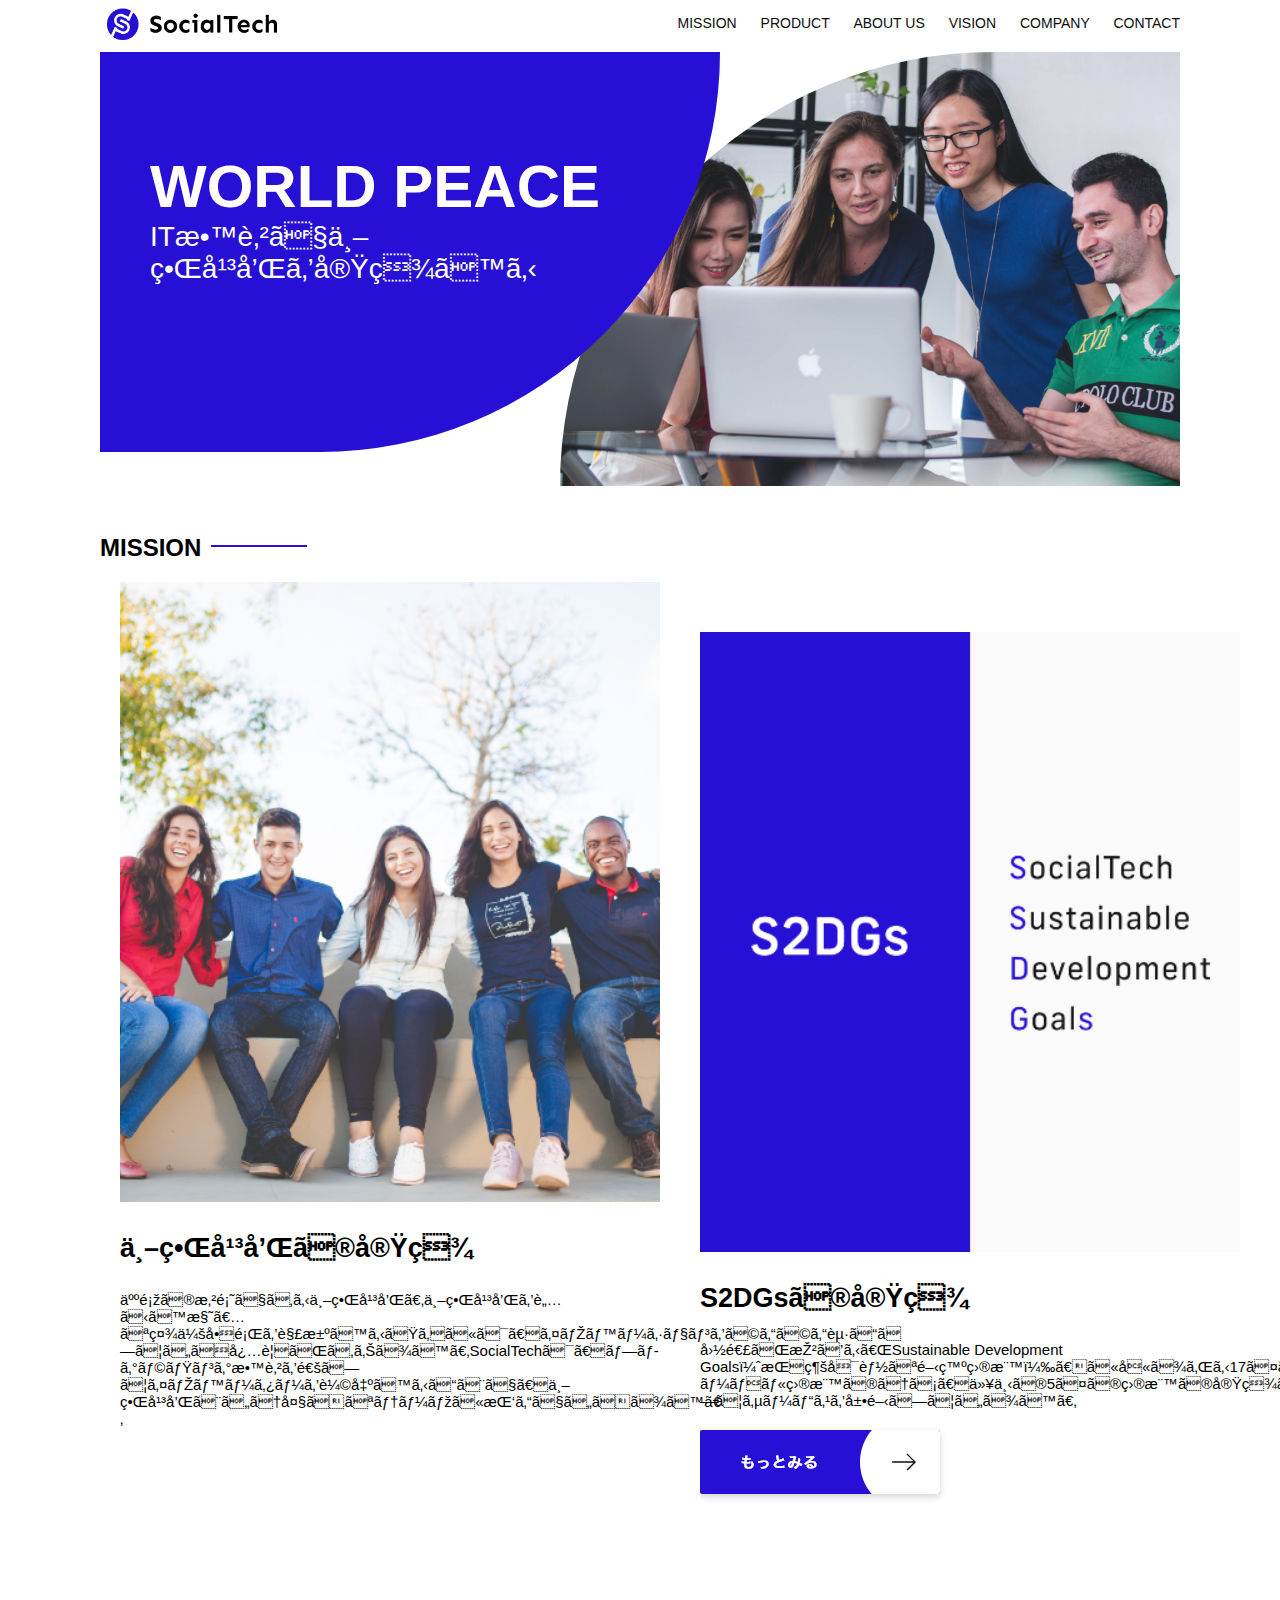
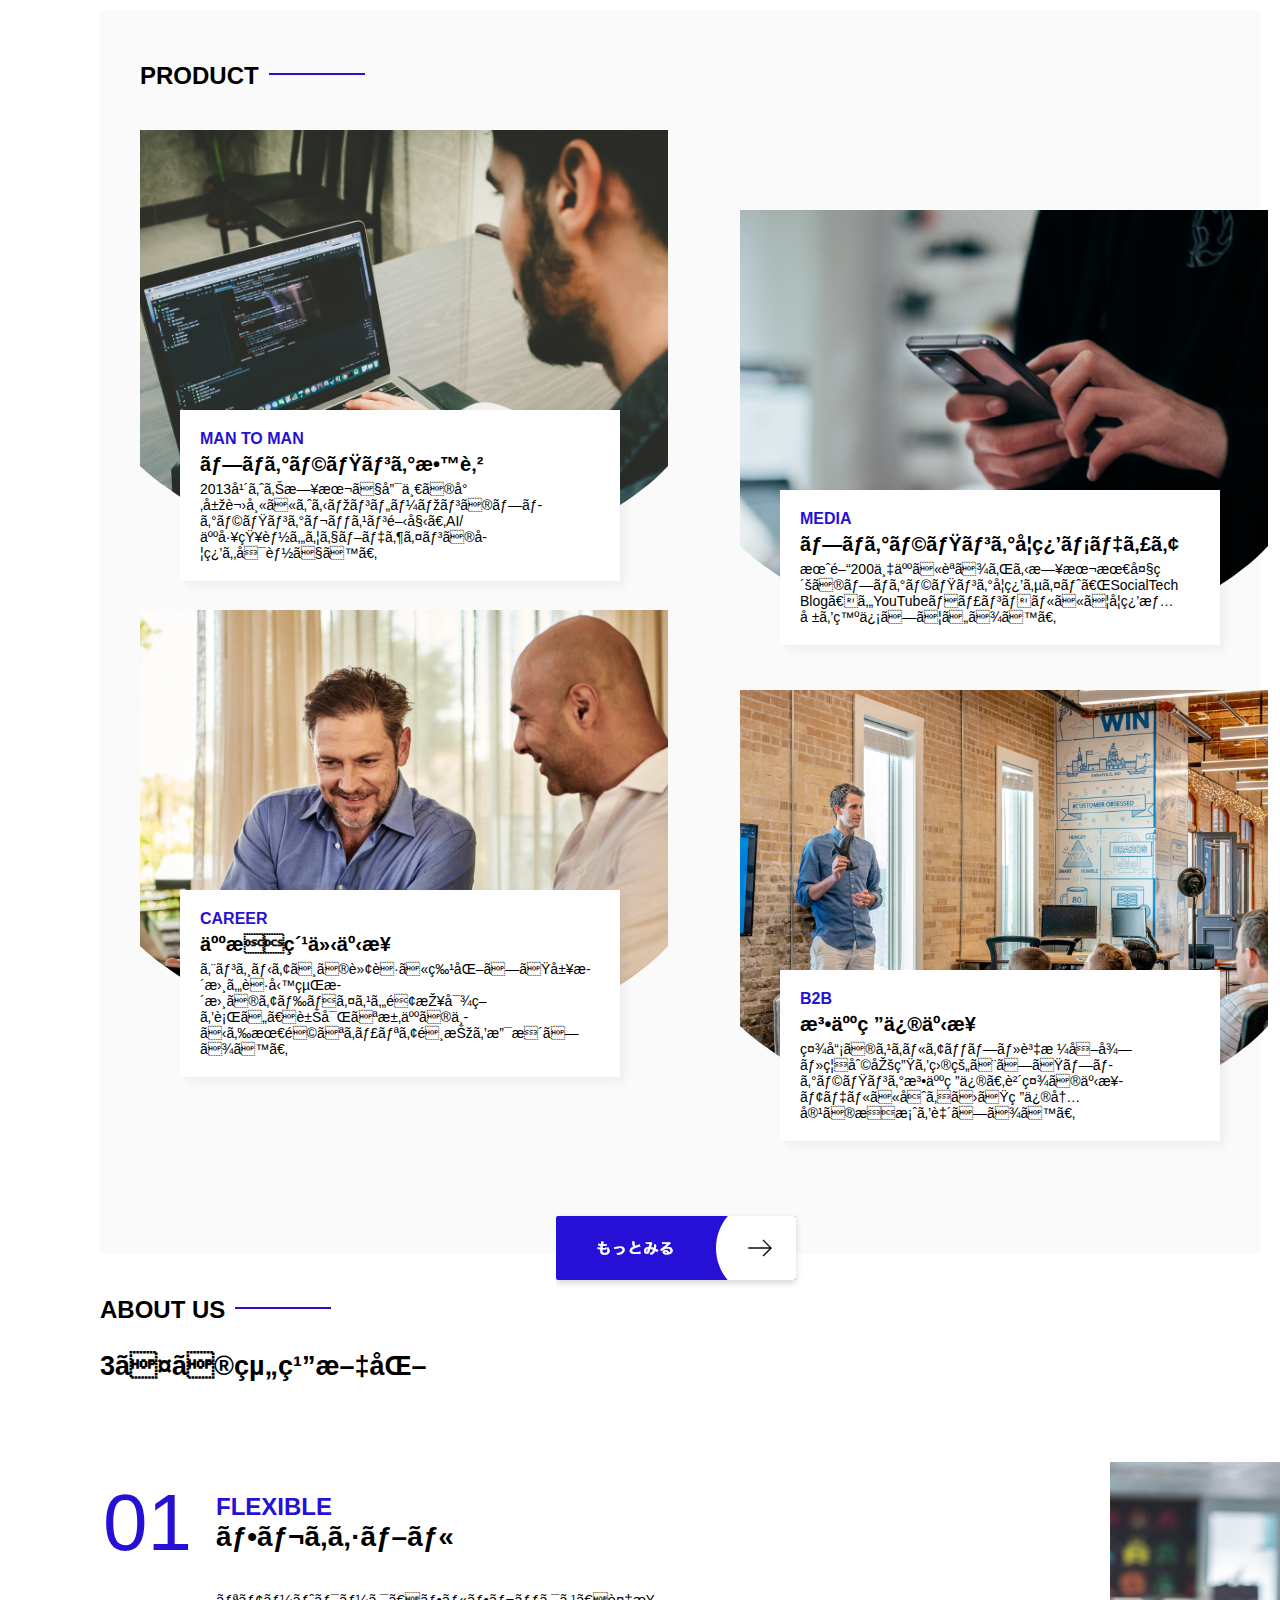
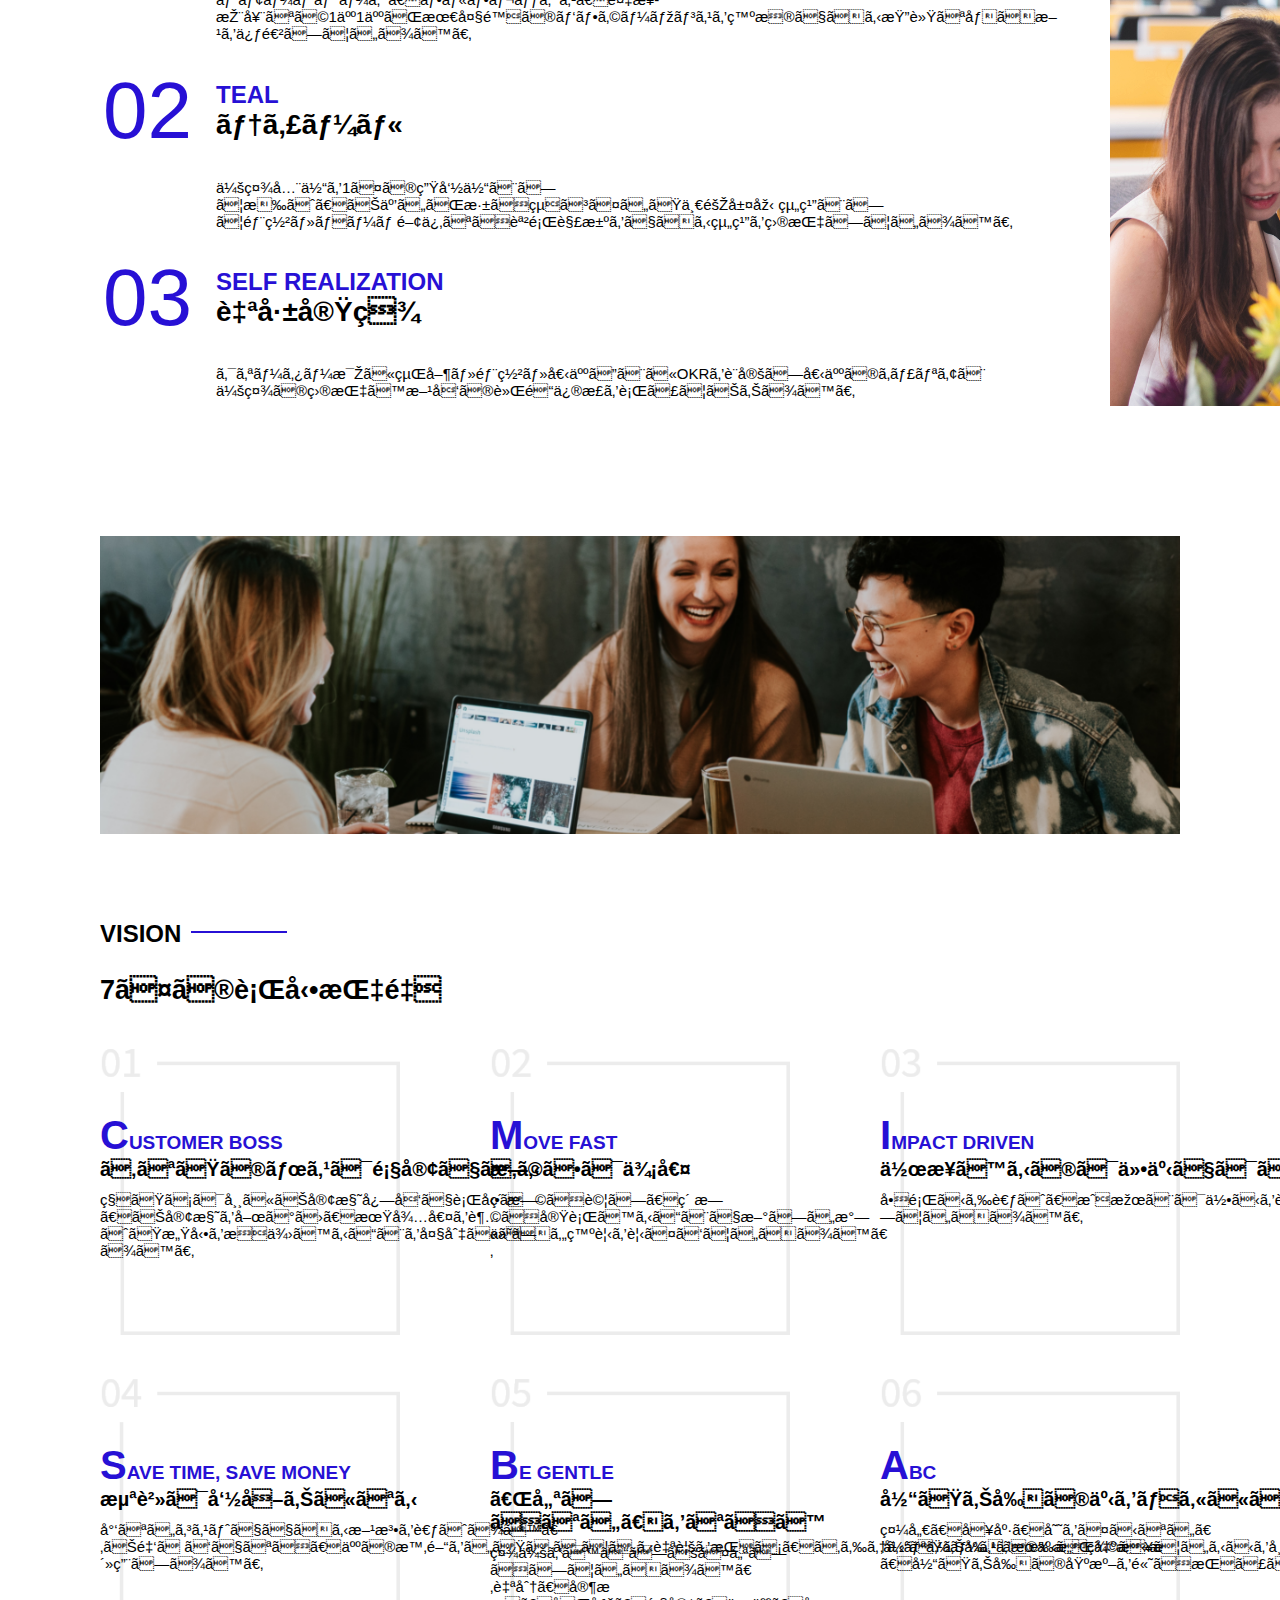
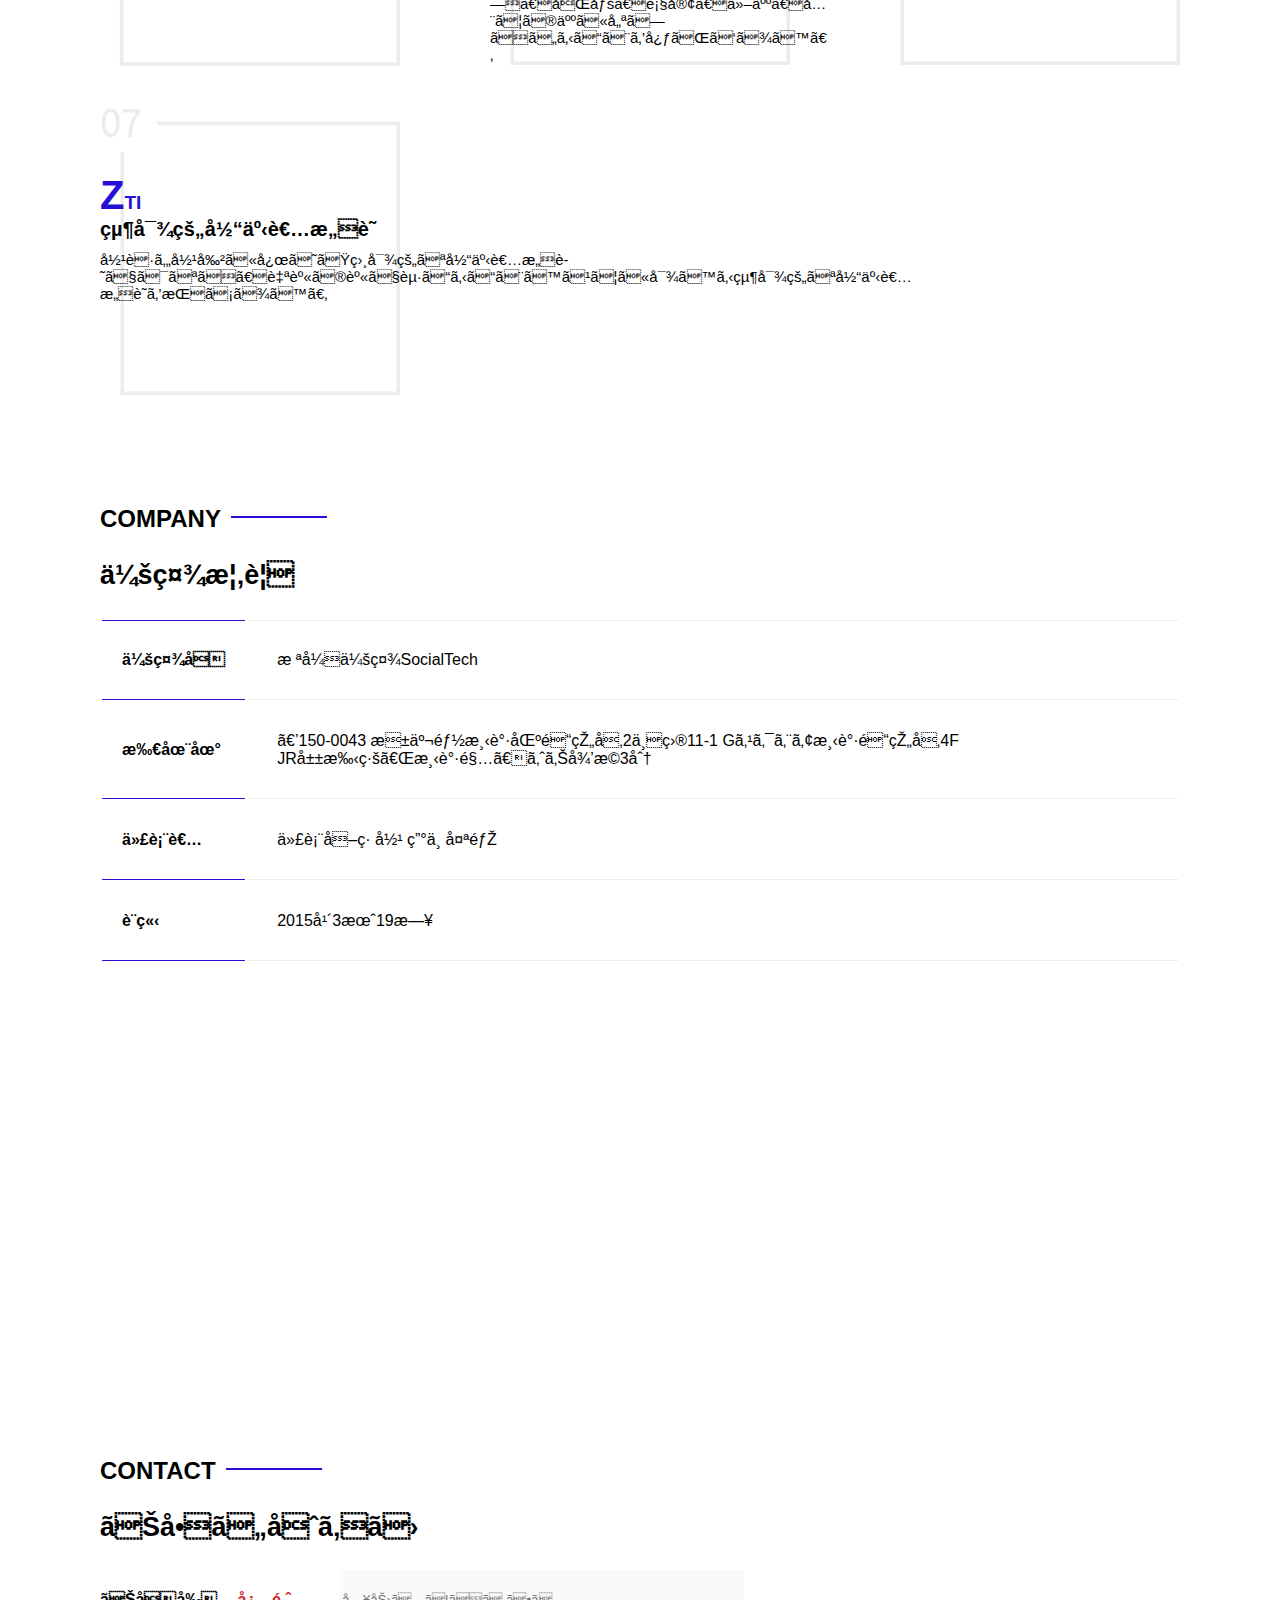
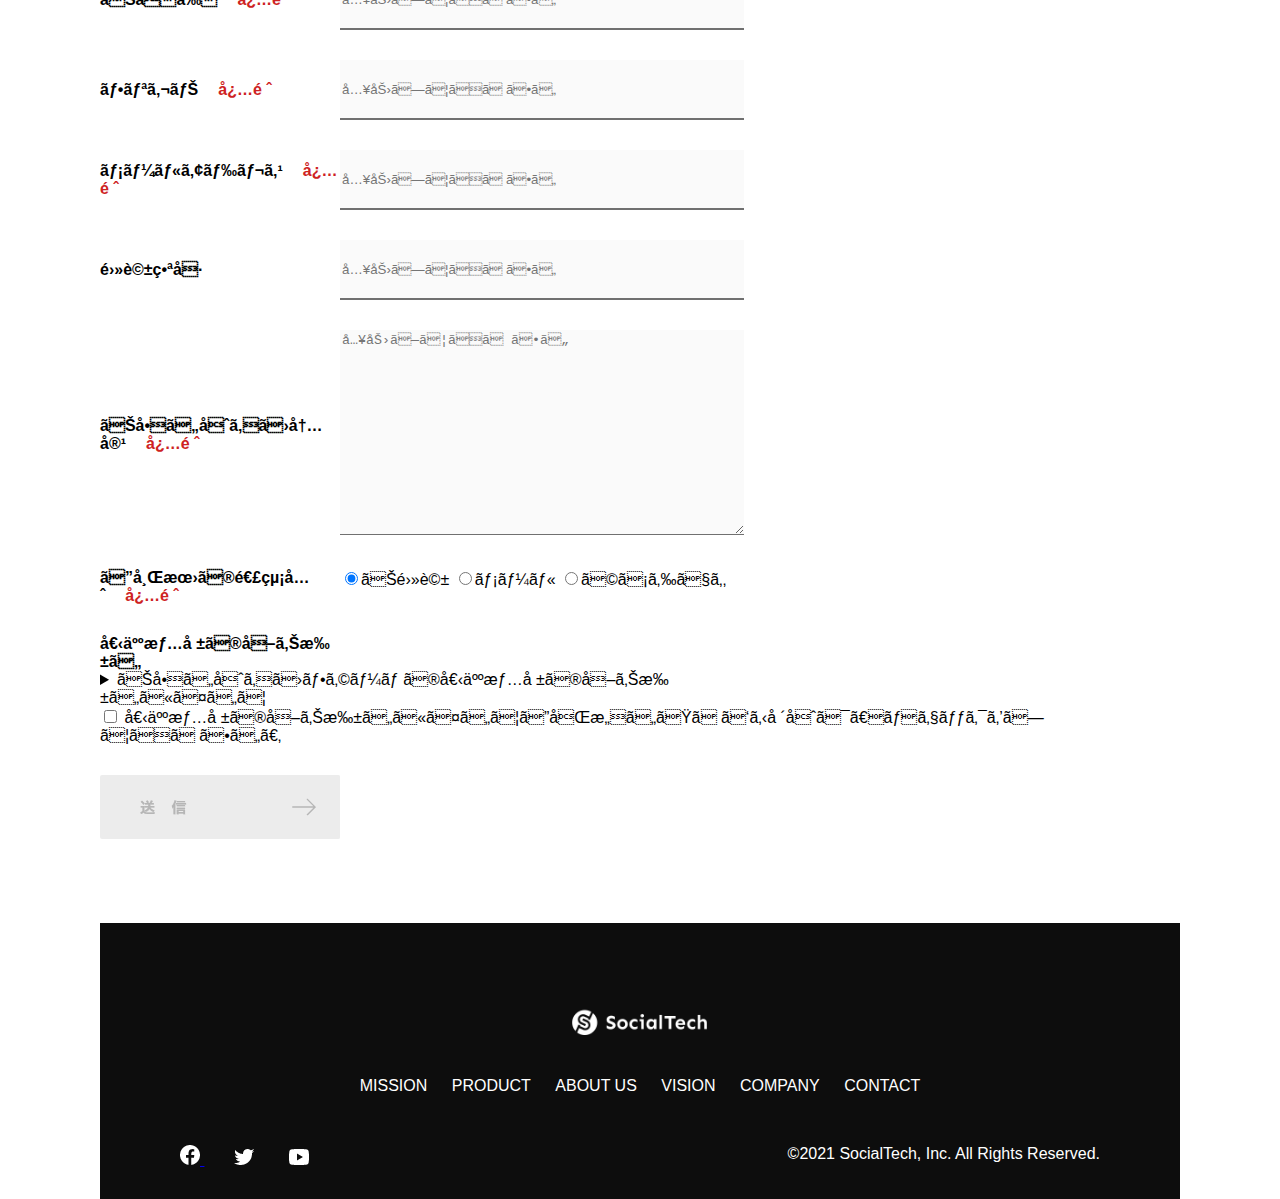
<file: index.html>
<!DOCTYPE html>
<html>
    <head>
        <title>SocialTech</title>
        <meta charset="UFT-8">
        <meta name="description" content="SocialTechはEdTech業界のリーディングカンパニーを目指します。">
        <meta name="viewport" content="width=device-width, initial-scale=1.0">
        <link rel="stylesheet" href="style.css">
    </head>
    <body>
        <!-- ヘッダー -->
        <header>
            <!-- ロゴ -->
            <a href="index.html" id="logo"><img src="images/logo.png" alt="トップページに戻る"></a>

            <!-- PC用ナビゲーション -->
            <nav id="nav-pc">
                <a href="mission.html">MISSION</a>
                <a href="product.html">PRODUCT</a>
                <a href="index.html#aboutus">ABOUT US</a>
                <a href="index.html#vision">VISION</a>
                <a href="index.html#company">COMPANY</a>
                <a href="index.html#contact">CONTACT</a>
            </nav>
            <!-- スマホ用メニューボタン -->
            <img id="menu-sp" src="images/button-menu.png" alt="ナビゲーションを開く" onclick="document.getElementById('nav-sp').style.display = 'block'">

            <!-- スマホ用ナビゲーション -->
     <nav id="nav-sp">
        <img id="close" src="images/button-close.png" alt="ナビゲーションを閉じる" onclick="document.getElementById('nav-sp').style.display = 'none'">
        <a id="logo-sp" href="index.html" onclick="document.getElementById('nav-sp').style.display = 'none'"><img src="images/logo-sp.png" alt="トップページに戻る"></a>
        <a class="menu" href="mission.html" onclick="document.getElementById('nav-sp').style.display = 'none'">MISSION</a>
        <a class="menu" href="product.html" onclick="document.getElementById('nav-sp').style.display = 'none'">PRODUCT</a>
        <a class="menu" href="index.html#aboutus" onclick="document.getElementById('nav-sp').style.display = 'none'">ABOUTUS</a>
        <a class="menu" href="index.html#vision" onclick="document.getElementById('nav-sp').style.display = 'none'">VISION</a>
        <a class="menu" href="index.html#company" onclick="document.getElementById('nav-sp').style.display = 'none'">COMPANY</a>
        <a class="menu" href="index.html#contact" onclick="document.getElementById('nav-sp').style.display = 'none'">CONTACT</a>
        <div id="sns">
          <a href="https://www.facebook.com/sejuku2013"><img src="images/button-facebook.png" alt="Facebookのリンク"></a>
          <a href="https://twitter.com/samuraijuku"><img src="images/button-twitter.png" alt="Twitterのリンク"></a>
          <a href="https://www.youtube.com/channel/UCCFOQO5aDK0xXam4cUQXT8g"><img src="images/button-youtube.png" alt="YouTubeのリンク"></a>
        </div>
      </nav>
        </header>
            </nav>
        </header>
        <main>
            <article>
                <!-- メインビジュアル -->
                <section id="main-visual">
                    <div id="main-message">
                        <h1>WORLD PEACE</h1>
                        <p>IT教育で世界平和を実現する</p>
                    </div>
                    <img src="images/index/index-main.png" alt="PC周りに集まる多国籍の仲間たち">
                </section>
                <!--ミッション-->
                <section id="mission">
                    <h2 class="index-h2">MISSION</h2>
                    <div id="mission-flex">
                        <div>
                            <img id="mission-photo" src="images/index/index-mission.png" alt="野外のベンチで撮影する多国籍の仲間たち">
                            <h3>世界平和の実現</h3>
                            <p>
                                人類の悲願である世界平和。世界平和を脅かす様々な社会問題を解決するためには、イノベーションをどんどん起こしていく必要があります。SocialTechは、プログラミング教育を通してイノベーターを輩出することで、世界平和という大きなテーマに挑んでいきます。
                            </p>
                        </div>
                        <div>
                            <img id="s2dgs" src="images/index/s2dgs.png" alt="S2DGs">
                            <h3>S2DGsの実現</h3>
                            <p>国連が掲げる「Sustainable Development Goals（持続可能な開発目標）」に含まれる17つのグローバル目標のうち、以下の5つの目標の実現をミッションとしてサービスを展開しています。</p>
                            <a href="mission.html">
                                <img src="images/button-more.png" alt="もっと見る">
                            </a>
                        </div>
                    </div>
                </section>
                <!-- プロダクト -->
                <section id="product">
                    <h2 class="index-h2">PRODUCT</h2>
                    <div>
                        <div id="product-left">
                         <div>
                            <img class="product-photo" src="images/index/index-mantoman.png" alt="PCでコードを書く男性">
                            <div class="product-explain">
                                <span>MAN TO MAN</span>
                                <h3>プログラミング教育</h3>
                                <p>2013年より日本で唯一の専属講師によるマンツーマンのプログラミングレッスン開始。AI/人工知能やウェブデザインの学習も可能です。</p>
                            </div>
                        </div>
                        <div>
                            <img class="product-photo" src="images/index/index-career.png" alt="笑顔で話し合う2人の男性">
                            <div class="product-explain">
                                <span>CAREER</span>
                                <h3>人材紹介事業</h3>
                                <p>エンジニアへの転職に特化した履歴書や職務経歴書のアドバイスや面接対策を行い、豊富な求人の中から最適なキャリア選択を支援します。</p>
                            </div>
                        </div>
                    </div>
                        <div id="product-right">
                            <div>
                                <img class="product-photo" src="images/index/index-media.png" alt="スマートフォンを操作する人">
                                <div class="product-explain">
                                  <span>MEDIA</span>
                                  <h3>プログラミング学習メディア</h3>
                                  <p>月間200万人に読まれる日本最大級のプログラミング学習サイト「SocialTech Blog」やYouTubeチャンネルにて学習情報を発信しています。</p>
                                </div>
                              </div>
                              <div>
                                <img class="product-photo" src="images/index/index-b2b.png" alt="講演中の男性とそれを聴く人々">
                                <div class="product-explain">
                                  <span>B2B</span>
                                  <h3>法人研修事業</h3>
                                  <p>社員のスキルアップ・資格取得・福利厚生を目的としたプログラミング法人研修。貴社の事業モデルに合わせた研修内容の提案を致します。</p>
                                </div>
                              </div>
                            </div>
                          </div>
                          <div>
                            <a id="product-more" href="product.html">
                              <img src="images/button-more.png" alt="もっとみる">
                            </a>
                        </div>
                </section>
                <!--ABOUT US-->
                <section id="aboutus">
                    <h2 class="index-h2">ABOUT US</h2>
                    <h3>3つの組織文化</h3>
                    <div>
                        <table class="culture-table">
                            <tr>
                                <td>
                                    <span class="culture-num">01</span>
                                </td>
                                <td>
                                    <span class="culture-en">FLEXIBLE</span>
                                    <span class="culture-jp">フレキシブル</span>
                                </td>
                            </tr>
                         <tr>
                            <td>
                                <!--空白のセル-->
                            </td>
                            <td>
                                <p class="culture-description">
                                    リモートワーク、フルフレックス、複業推奨など1人1人が最大限のパフォーマンスを発揮できる柔軟な働き方を促進しています。
                                </p>
                            </td>
                        </tr>
                        <tr>
                            <td>
                                <span class="culture-num">02</span>
                            </td>
                            <td>
                                <span class="culture-en">TEAL</span>
                                <xpan class="culture-jp">ティール</xpan>
                            </td>
                        </tr>
                        <tr>
                            <td>
                                <!--空白のセル-->
                            </td>
                            <td>
                                <p class="culture-description">
                                    会社全体を1つの生命体として捉え、お互いが深く結びついた一階層型
                                    組織として部署・チーム関係なく課題解決をできる組織を目指しています。
                                </p>
                            </td>
                        </tr>
                        <tr>
                            <td>
                              <span class="culture-num">03</span>
                            </td>
                            <td>
                              <span class="culture-en">SELF REALIZATION</span>
                              <span class="culture-jp">自己実現</span>
                            </td>
                          </tr>
                          <tr>
                            <td>
                              <!--空のセル-->
                            </td>
                            <td>
                              <p class="culture-description">
                                クオーター毎に経営・部署・個人ごとにOKRを設定し個人のキャリアと
                                会社の目指す方向の軌道修正を行っております。
                              </p>
                            </td>
                          </tr>
                        </table>
                        <img class="culture-img" src="images/index/index-aboutus1.png" alt="笑顔で話し合う2人の女性">
                    </div>
                     <img class="culture-img2" src="images/index/index-aboutus2.png" alt="笑顔で話し合う3人の男女">
                </section>
                    <!-- VISION -->
                    <section id="vision">
                    <h2 class="index-h2">VISION</h2>
                    <h3>7つの行動指針</h3>
                    <div>
                        <div class="vision-box">
                            <img src="images/index/vision-01.png" alt="02">
                            <span>
                                <h4>CUSTOMER BOSS</h4>
                                <h5>あなたのボスは顧客である</h5>
                                <p>私たちは常にお客様志向で行動し、お客様を喜ばせ、期待値を超えた感動を提供することを大切にします。</p>
                            </span>
                        </div>
                        <div class="vision-box">
                            <img src="images/index/vision-02.png" alt="02">
                            <span>
                              <h4>MOVE FAST</h4>
                              <h5>早さは価値</h5>
                              <p>素早く試し、素早く実行することで新しい気付きや発見を見つけていきます。</p>
                            </span>
                          </div>
                          <div class="vision-box">
                            <img src="images/index/vision-03.png" alt="03">
                            <span>
                              <h4>IMPACT DRIVEN</h4>
                              <h5>作業するのは仕事ではない</h5>
                              <p>問題から考え、成果とは何かを考え続け、インパクトのある成果を生むために仕事をしていきます。</p>
                            </span>
                          </div>
                          <div class="vision-box">
                            <img src="images/index//vision-04.png" alt="04">
                            <span>
                              <h4>SAVE TIME, SAVE MONEY</h4>
                              <h5>浪費は命取りになる</h5>
                              <p>少ないコストでできる方法を考えます。お金だけでなく、人の時間をいただいている自覚を持ち、あらゆるリソースを有意義に活用します。</p>
                            </span>
                          </div>
                          <div class="vision-box">
                            <img src="images/index/vision-05.png" alt="05">
                            <span>
                              <h4>BE GENTLE</h4>
                              <h5>「優しくない」をなくす</h5>
                              <p>社会をすこしずつ優しくしていきます。自分、家族、同僚、顧客、他人、全ての人に優しくいることを心がけます。</p>
                            </span>
                          </div>
                          <div class="vision-box">
                            <img src="images/index/vision-06.png" alt="06">
                            <span>
                              <h4>ABC</h4>
                              <h5>当たり前の事をバカにせずにちゃんとやる</h5>
                              <p>礼儀、健康、嘘をつかない。当たり前の事が出来ているかを常に自問し、当たり前の基準を高く持って行動します。</p>
                            </span>
                          </div>
                          <div class="vision-box">
                            <img src="images/index/vision-07.png" alt="07">
                            <span>
                              <h4>ZTI</h4>
                              <h5>絶対的当事者意識</h5>
                              <p>役職や役割に応じた相対的な当事者意識ではなく、自身の身で起こることすべてに対する絶対的な当事者意識を持ちます。</p>
                            </span>
                          </div>
                    </div>
                </section>
                <!-- COMPANY -->
                <section id="company">
                    <h2 class="index-h2">COMPANY</h2>
                    <h3>会社概要</h3>
                    <table id="company-table">
                        <tr>
                            <th class="tableheader-first">会社名</th>
                            <td class="cell-first">株式会社SocialTech</td>
                        </tr>
                        <tr>
                            <th class="tableheader">所在地</th>
                            <td class="cell">〒150-0043 東京都渋谷区道玄坂2丁目11-1 Gスクエア渋谷道玄坂4F<br>JR山手線「渋谷駅」より徒歩3分</td>
                        </tr>
                        <tr>
                            <th class="tableheader">代表者</th>
                            <td class="cell">代表取締役 田中 太郎</td>
                        </tr>
                        <tr>
                            <th class="tableheader">設立</th>
                            <td class="cell">2015年3月19日</td>
                        </tr>
                    </table>
                    <iframe
                     src="https://www.google.com/maps/embed?pb=!1m18!1m12!1m3!1d3241.7761314188992!2d139.69400201525812!3d35.65788688019975!2m3!1f0!2f0!3f0!3m2!1i1024!2i768!4f13.1!3m3!1m2!1s0x60188b55ffeee63f%3A0x73330361de4fb84f!2z44CSMTUwLTAwNDMg5p2x5Lqs6YO95riL6LC35Yy66YGT546E5Z2C77yS5LiB55uu77yR77yR4oiSMSBHIDRm!5e0!3m2!1sja!2sjp!4v1684377771741!5m2!1sja!2sjp" width="600" height="450" style="border:0;" allowfullscreen="" loading="lazy" referrerpolicy="no-referrer-when-downgrade"
                    style="border:0;" allowfullscreen="" loading="lazy">
                </iframe>
                </section>
                <!-- お問い合わせフォーム -->
                <section id="contact">
                    <h2 class="index-h2">CONTACT</h2>
                    <h3>お問い合わせ</h3>
                    <!-- STATIC FORMSのフォームタグ-->
                    <form action="https://api.staticforms.xyz/submit" method="post">
                        <input type="text" name="honeypot" style="display:none">
                        <!-- STATIC FORMSのアクセスキー -->
                        <input type="hidden" name="accessKey" value="ada40b1e-a996-43ca-bbce-ded3a8a46a29">
                        <!--メールのタイトル-->
                        <input type="hidden" name="subject" value="お問い合わせフォーム" />
                        <!--送信先のメールアドレスをvalueに設定する-->
                        <input type="hidden" name="replyTo" value="andasecond2-free@yahoo.co.jp">
                        <!--redirectToのURLは公開後のURLへリンクする-->
                        <input type="hidden" name="redirectTo" value="">
                        <div>
                            <div class="contact-heading">
                              <label class="contact-label">お名前<span class="contact-span">必須</span></label>
                            </div>
                            <div class="contact-form">
                              <input type="text" name="name" placeholder="入力してください" class="contact-textbox">
                            </div>
                          </div>
                          <div>
                            <div class="contact-heading">
                              <label class="contact-label">フリガナ<span class="contact-span">必須</span></label>
                            </div>
                            <div>
                              <input type="text" name="hurigana" placeholder="入力してください" class="contact-textbox">
                            </div>
                          </div>
                          <div>
                            <div class="contact-heading">
                              <label class="contact-label">メールアドレス<span class="contact-span">必須</span></label>
                            </div>
                            <div>
                              <input type="text" name="email" placeholder="入力してください" class="contact-textbox">
                            </div>
                          </div>
                          <div>
                            <div class="contact-heading">
                              <label class="contact-label">電話番号</label>
                            </div>
                            <div>
                              <input type="text" name="tel" placeholder="入力してください" class="contact-textbox">
                            </div>
                          </div>
                        <div>
                            <div class="contact-heading">
                                <label class="contact-label">お問い合わせ内容<span class="contact-span">必須</span></label>
                            </div>
                            <div>
                                <textarea class="contact-textarea" placeholder="入力してください" name="message"></textarea>
                            </div>
                        </div>
                        <div>
                        <div class="contact-heading">
                            <label class="contact-label">ご希望の連絡先<span class="contact-span">必須</span></label>
                        </div>
                        <div>
                            <input class="radiobutton" type="radio" value="tel" name="contact" checked><label>お電話</label>
                            <input class="radiobutton" type="radio" value="mail" name="contact"><label>メール</label>
                            <input class="radiobutton" type="radio" value="both" name="contact"><label>どちらでも</label>
                        </div>
                        </div>
                        <div>
                            <div class="contact-heading">
                                <label class="contact-label">個人情報の取り扱い</label>
                            </div>
                            <div>
                                <details>
                                    <summary>お問い合わせフォームの個人情報の取り扱いについて</summary>
                                    <div>
                                        <span>1.組織の名称又は氏名</span><br>
                                        TEL：03-xxxx-xxxx<br>
                                        <span>３．個人情報の利用目的</span><br>
                                        ・本サービス及び本サービスに関連する情報の提供又はそれらに関する連絡のため<br>
                                        ・ユーザーの本人確認のため<br>
                                        ・当社サービスのご案内のため<br>
                                        ・当社の商品等の広告または宣伝（電子メールによるものを含むものとします。）<br><br>
                                        <span>４．個人情報の取り扱い業務の委託</span><br>
                                        個人情報の取扱業務の全部または一部を外部に業務委託する場合があります。<br>
                                        その際、弊社は、個人情報を適切に保護できる管理体制を敷き実行していることを条件として<br>
                                        委託先を厳選したうえで、機密保持契約を委託先と締結し、お客様の個人情報を厳密に管理させます。<br><br>
                                        <span>５．個人情報の開示等の請求</span><br>
                                        お客様は、弊社に対してご自身の個人情報の開示等（利用目的の通知、開示、内容の訂正・追加・削除、利用の停止または消去、第三者への提供の停止）に関して、当社問合わせ窓口に申し出ることができます。<br>
                                        その際、弊社はお客様ご本人を確認させていただいたうえで、合理的な期間内に対応いたします。<br><br>
                                        なお、個人情報に関する弊社問合わせ先は、次の通りです。<br><br>
                                        株式会社SocialTech　個人情報問合せ窓口<br>
                                        〒150-0043　東京都渋谷区道玄坂2丁目11-1 Ｇスクエア渋谷道玄坂 4F<br>
                                        メールアドレス：support@socialtech.net　TEL：03-xxxx-xxxx<br><br>
                                        <span>６．個人情報を提供されることの任意性について</span><br><br>
                                        お客様がご自身の個人情報を弊社に提供されるか否かは、お客様のご判断によりますが、もしご提供されない場合には、適切なサービスが提供できない場合がありますので予めご了承ください。
                                    </div>
                                </details>
                                <input type="checkbox" name="agree">
                                <span>個人情報の取り扱いについてご同意いただける場合は、チェックをしてください。</span>
                            </div>
                        </div>
                        <input type="image" src="images/button-submit.png" alt="送信する">
                    </form>
                </section>
            </article>
            <footer>
                <div id="footer-logo">
                    <img src="images/logo-sp.png" alt="SocialTech">
                </div>
                <div id="footer-link">
                    <a href="mission.html">MISSION</a>
                    <a href="product.html">PRODUCT</a>
                    <a href="index.html#aboutus">ABOUT US</a>
                    <a href="index.html#vision">VISION</a>
                    <a href="index.html#company">COMPANY</a>
                    <a href="index.html#contact">CONTACT</a>
                </div>
                <div id="sns-footer">
                    <a href="https://www.facebook.com/sejuku2013"><img src="images/button-facebook.png" alt="Facebookのリンク"</a>
                    <a href="https://twitter.com/samuraijuku"><img src="images/button-twitter.png" alt="Twitterのリンク"></a>
                    <a href="https://www.youtube.com/channel/UCCFOQO5aDK0xXam4cUQXT8g"><img src="images/button-youtube.png" alt="YouTubeのリンク"></a>
                    <span id="copyright">&copy;2021 SocialTech, Inc. All Rights Reserved. </span>
                </div>
            </footer>
         </main>
        </body>
    </html>
</file>
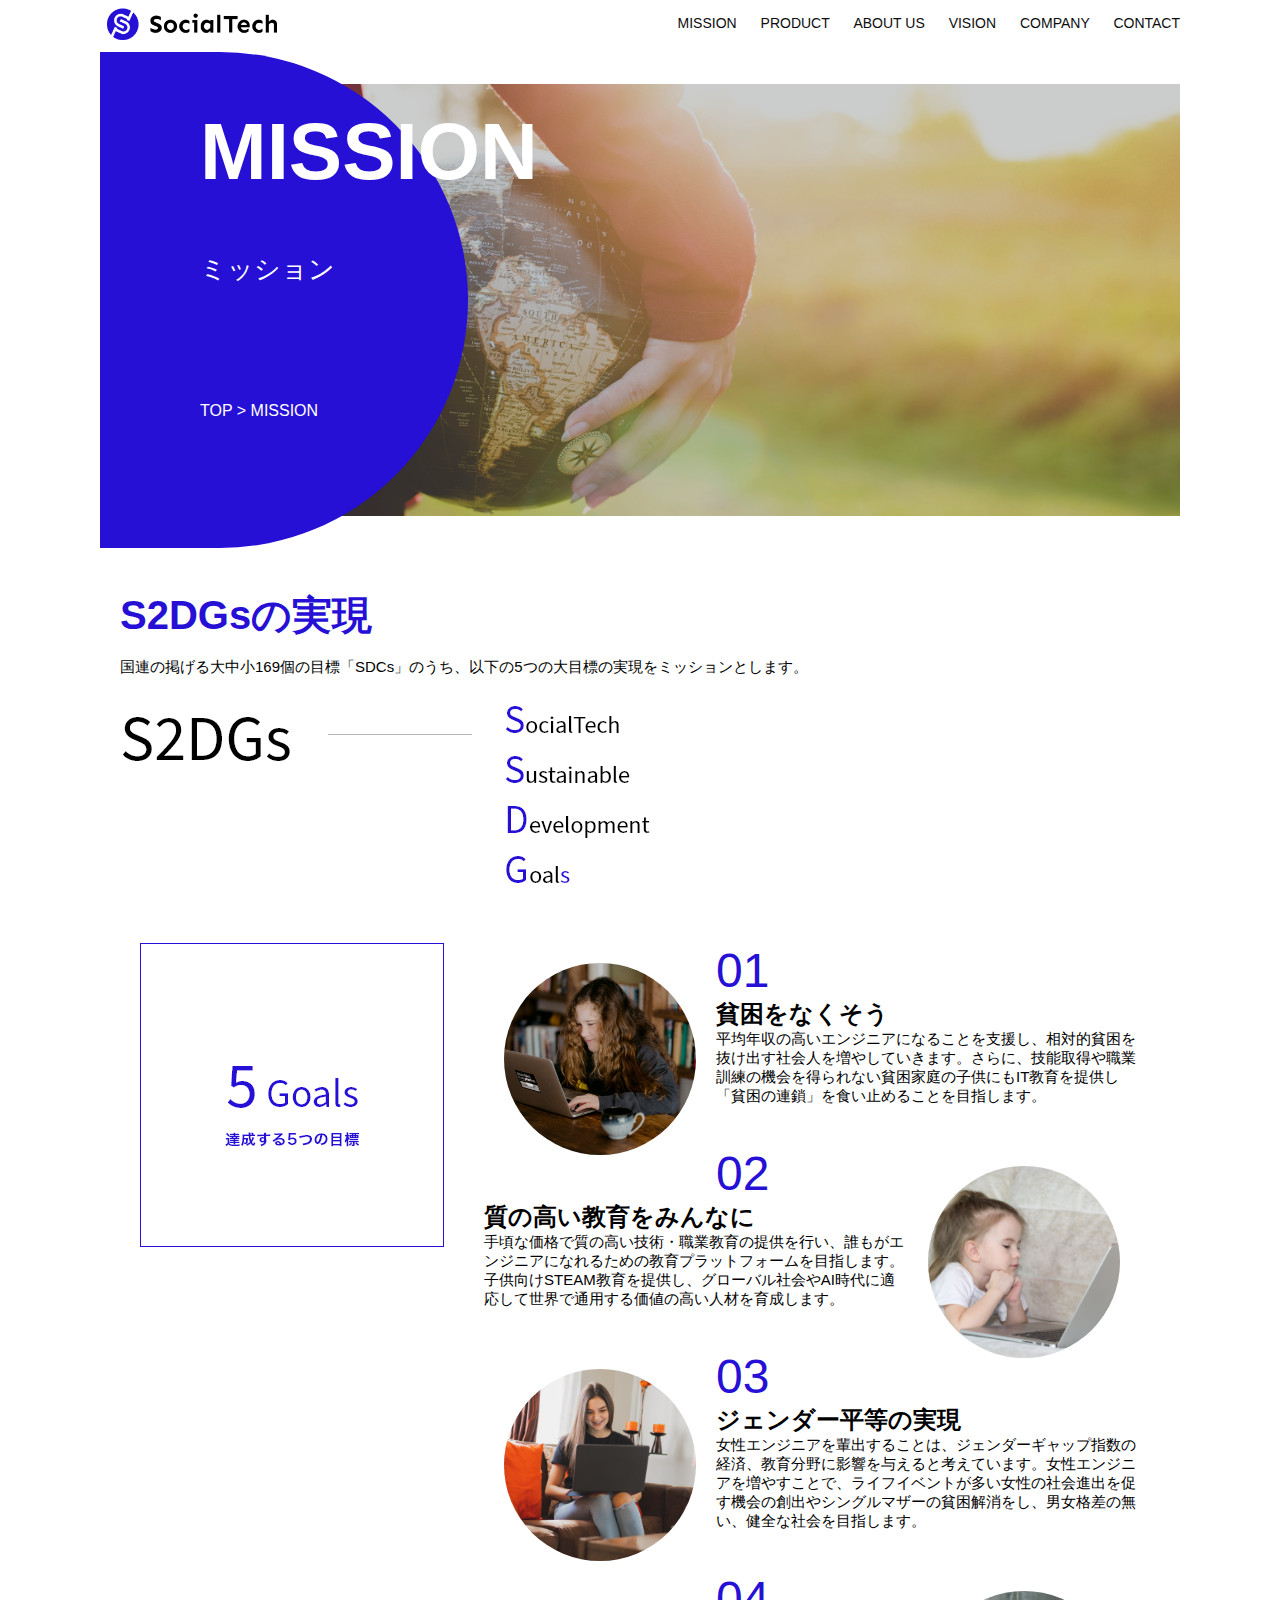
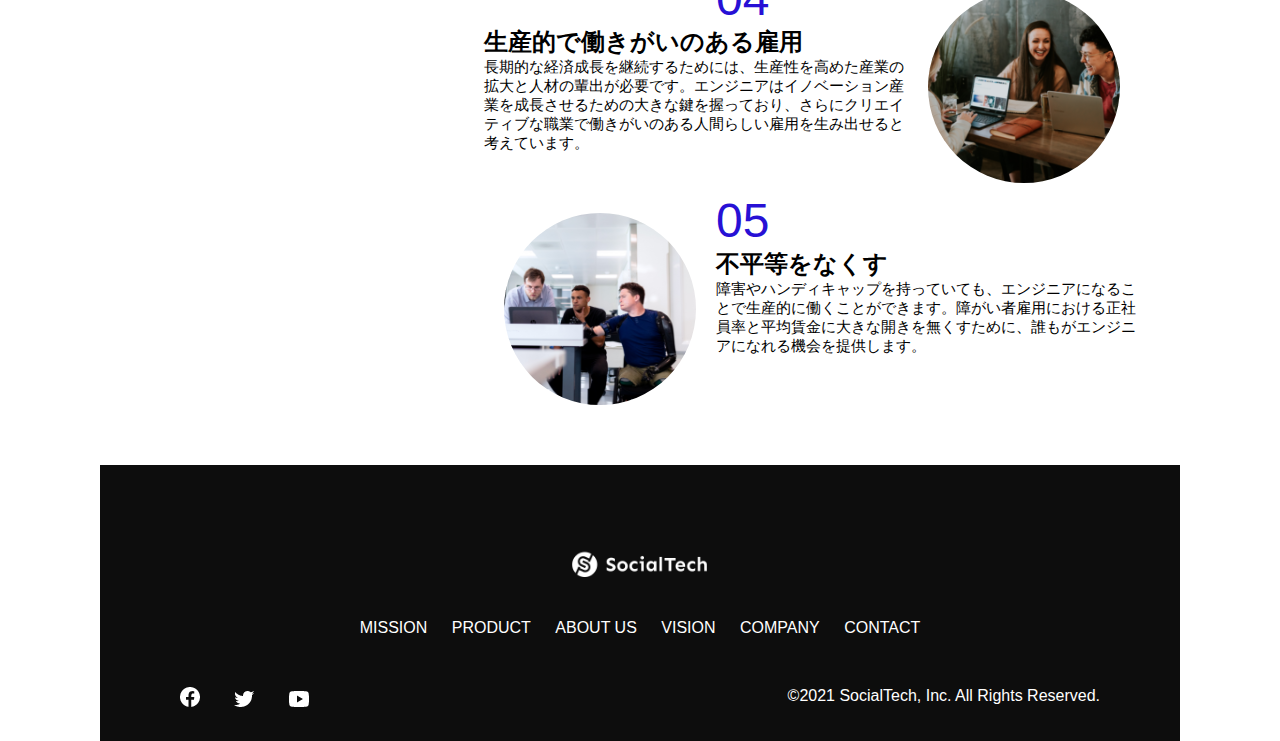
<file: mission.html>
<!DOCTYPE html>
  <html>
  <head>
    <title>SocialTech - MISSION ミッション -</title>
    <meta charset="UTF-8">
    <meta name="description" content="SocialTechが目指す5つの目標（S2DGs）を紹介します">
    <meta name="viewport" content="width=device-width, initial-scale=1.0">
    <link rel="stylesheet" href="style.css">
  </head>
 
  <body>
    <!-- ヘッダー -->
    <header>
      <!-- ロゴ -->
      <a href="index.html" id="logo"><img src="images/logo.png" alt="トップページに戻る"></a>
  
      <!-- PC用ナビゲーション -->
      <nav id="nav-pc">
        <a href="mission.html">MISSION</a>
        <a href="product.html">PRODUCT</a>
        <a href="index.html#aboutus">ABOUT US</a>
        <a href="index.html#vision">VISION</a>
        <a href="index.html#company">COMPANY</a>
        <a href="index.html#contact">CONTACT</a>
      </nav>
  
      <!-- スマホ用メニューボタン -->
      <img id="menu-sp" src="images/button-menu.png" alt="ナビゲーションを開く" onclick="document.getElementById('nav-sp').style.display = 'block'">
  
      <!-- スマホ用ナビゲーション -->
      <nav id="nav-sp">
        <img id="close" src="images/button-close.png" alt="ナビゲーションを閉じる" onclick="document.getElementById('nav-sp').style.display = 'none'">
        <a id="logo-sp" href="index.html" onclick="document.getElementById('nav-sp').style.display = 'none'"><img
            src="images/logo-sp.png" alt="トップページに戻る"></a>
        <a class="menu" href="mission.html" onclick="document.getElementById('nav-sp').style.display = 'none'">MISSION</a>
        <a class="menu" href="product.html" onclick="document.getElementById('nav-sp').style.display = 'none'">PRODUCT</a>
        <a class="menu" href="index.html#aboutus" onclick="document.getElementById('nav-sp').style.display = 'none'">ABOUT
          US</a>
        <a class="menu" href="index.html#vision"
          onclick="document.getElementById('nav-sp').style.display = 'none'">VISION</a>
        <a class="menu" href="index.html#company"
          onclick="document.getElementById('nav-sp').style.display = 'none'">COMPANY</a>
        <a class="menu" href="index.html#contact"
          onclick="document.getElementById('nav-sp').style.display = 'none'">CONTACT</a>
        <div id="sns">
          <a href="https://www.facebook.com/sejuku2013"><img src="images/button-facebook.png" alt="Facebookのリンク"></a>
          <a href="https://twitter.com/samuraijuku"><img src="images/button-twitter.png" alt="Twitterのリンク"></a>
          <a href="https://www.youtube.com/channel/UCCFOQO5aDK0xXam4cUQXT8g"><img src="images/button-youtube.png" alt="YouTubeのリンク"></a>
        </div>
      </nav>
    </header>
    <main>
      <article>
        <section id="mission-main">
            <div id="mission-title">
                <h1>MISSION</h1>
                <span>ミッション</span>
                <div>TOP > MISSION</div>
            </div>
        </section>
        <section id="mission-s2dgs">
            <h2 class="mission-h2">S2DGsの実現</h2>
            <p>国連の掲げる大中小169個の目標「SDCs」のうち、以下の5つの大目標の実現をミッションとします。</p>
            <img src="images/mission/mission-s2dgs.png" alt="S2DGs">
        </section>
        <section id="mission-5goals">
            <div>
                <img id="s2dgs-image" src="images/mission/mission-5goals.png" alt="5Goals">
            </div>
            <div>
            <div>
                <img class="fivegoals-image-left" src="images/mission/mission-5goals01.png" alt="PCを操作する女の子">
                <span class="fivegoals-number">01</span>
                <h3 class="fivegoals-h3">貧困をなくそう</h3>
                <p class="fivegoals-p">平均年収の高いエンジニアになることを支援し、相対的貧困を抜け出す社会人を増やしていきます。さらに、技能取得や職業訓練の機会を得られない貧困家庭の子供にもIT教育を提供し「貧困の連鎖」を食い止めることを目指します。</p>
            </div>

            <div>
                <img class="fivegoals-image-right" src="images/mission/mission-5goals02.png" alt="PCを見つめる小さい女の子">
                <span class="fivegoals-number">02</span>
                <h3 class="fivegoals-h3">質の高い教育をみんなに</h3>
                <p class="fivegoals-p">手頃な価格で質の高い技術・職業教育の提供を行い、誰もがエンジニアになれるための教育プラットフォームを目指します。子供向けSTEAM教育を提供し、グローバル社会やAI時代に適応して世界で通用する価値の高い人材を育成します。</p>
            </div>

            <div>
                <img class="fivegoals-image-left" src="images/mission/mission-5goals03.png" alt="PCを操作する女性">
                <span class="fivegoals-number">03</span>
                <h3 class="fivegoals-h3">ジェンダー平等の実現</h3>
                <p class="fivegoals-p">女性エンジニアを輩出することは、ジェンダーギャップ指数の経済、教育分野に影響を与えると考えています。女性エンジニアを増やすことで、ライフイベントが多い女性の社会進出を促す機会の創出やシングルマザーの貧困解消をし、男女格差の無い、健全な社会を目指します。</p>
            </div>

            <div>
                <img class="fivegoals-image-right" src="images/mission/mission-5goals04.png" alt="笑顔で話し合う3人の男女">
                <span class="fivegoals-number">04</span>
                <h3 class="fivegoals-h3">生産的で働きがいのある雇用</h3>
                <p class="fivegoals-p">長期的な経済成長を継続するためには、生産性を高めた産業の拡大と人材の輩出が必要です。エンジニアはイノベーション産業を成長させるための大きな鍵を握っており、さらにクリエイティブな職業で働きがいのある人間らしい雇用を生み出せると考えています。</p>
            </div>

            <div>
                <img class="fivegoals-image-left" src="images/mission/mission-5goals05.png" alt="障害を持つ男性が生き生きと働く様子">
                <span class="fivegoals-number">05</span>
                <h3 class="fivegoals-h3">不平等をなくす</h3>
                <p class="fivegoals-p">障害やハンディキャップを持っていても、エンジニアになることで生産的に働くことができます。障がい者雇用における正社員率と平均賃金に大きな開きを無くすために、誰もがエンジニアになれる機会を提供します。</p>
            </div>
            </div>

        </section>
      </article>
      <footer>
        <div id="footer-logo">
          <img src="images/logo-sp.png" alt="SocialTech">
        </div>
        <div id="footer-link">
          <a href="mission.html">MISSION</a>
          <a href="product.html">PRODUCT</a>
          <a href="index.html#aboutus">ABOUT US</a>
          <a href="index.html#vision">VISION</a>
          <a href="index.html#company">COMPANY</a>
          <a href="index.html#contact">CONTACT</a>
        </div>
        <div id="sns-footer">
          <a href="https://www.facebook.com/sejuku2013"><img src="images/button-facebook.png" alt="Facebookのリンク"></a>
          <a href="https://twitter.com/samuraijuku"><img src="images/button-twitter.png" alt="Twitterのリンク"></a>
          <a href="https://www.youtube.com/channel/UCCFOQO5aDK0xXam4cUQXT8g"><img src="images/button-youtube.png" alt="YouTubeのリンク"></a>
          <span id="copyright">&copy;2021 SocialTech, Inc. All Rights Reserved. </span>
        </div>
      </footer>
    </main>
  </body>
 
  </html>
</file>
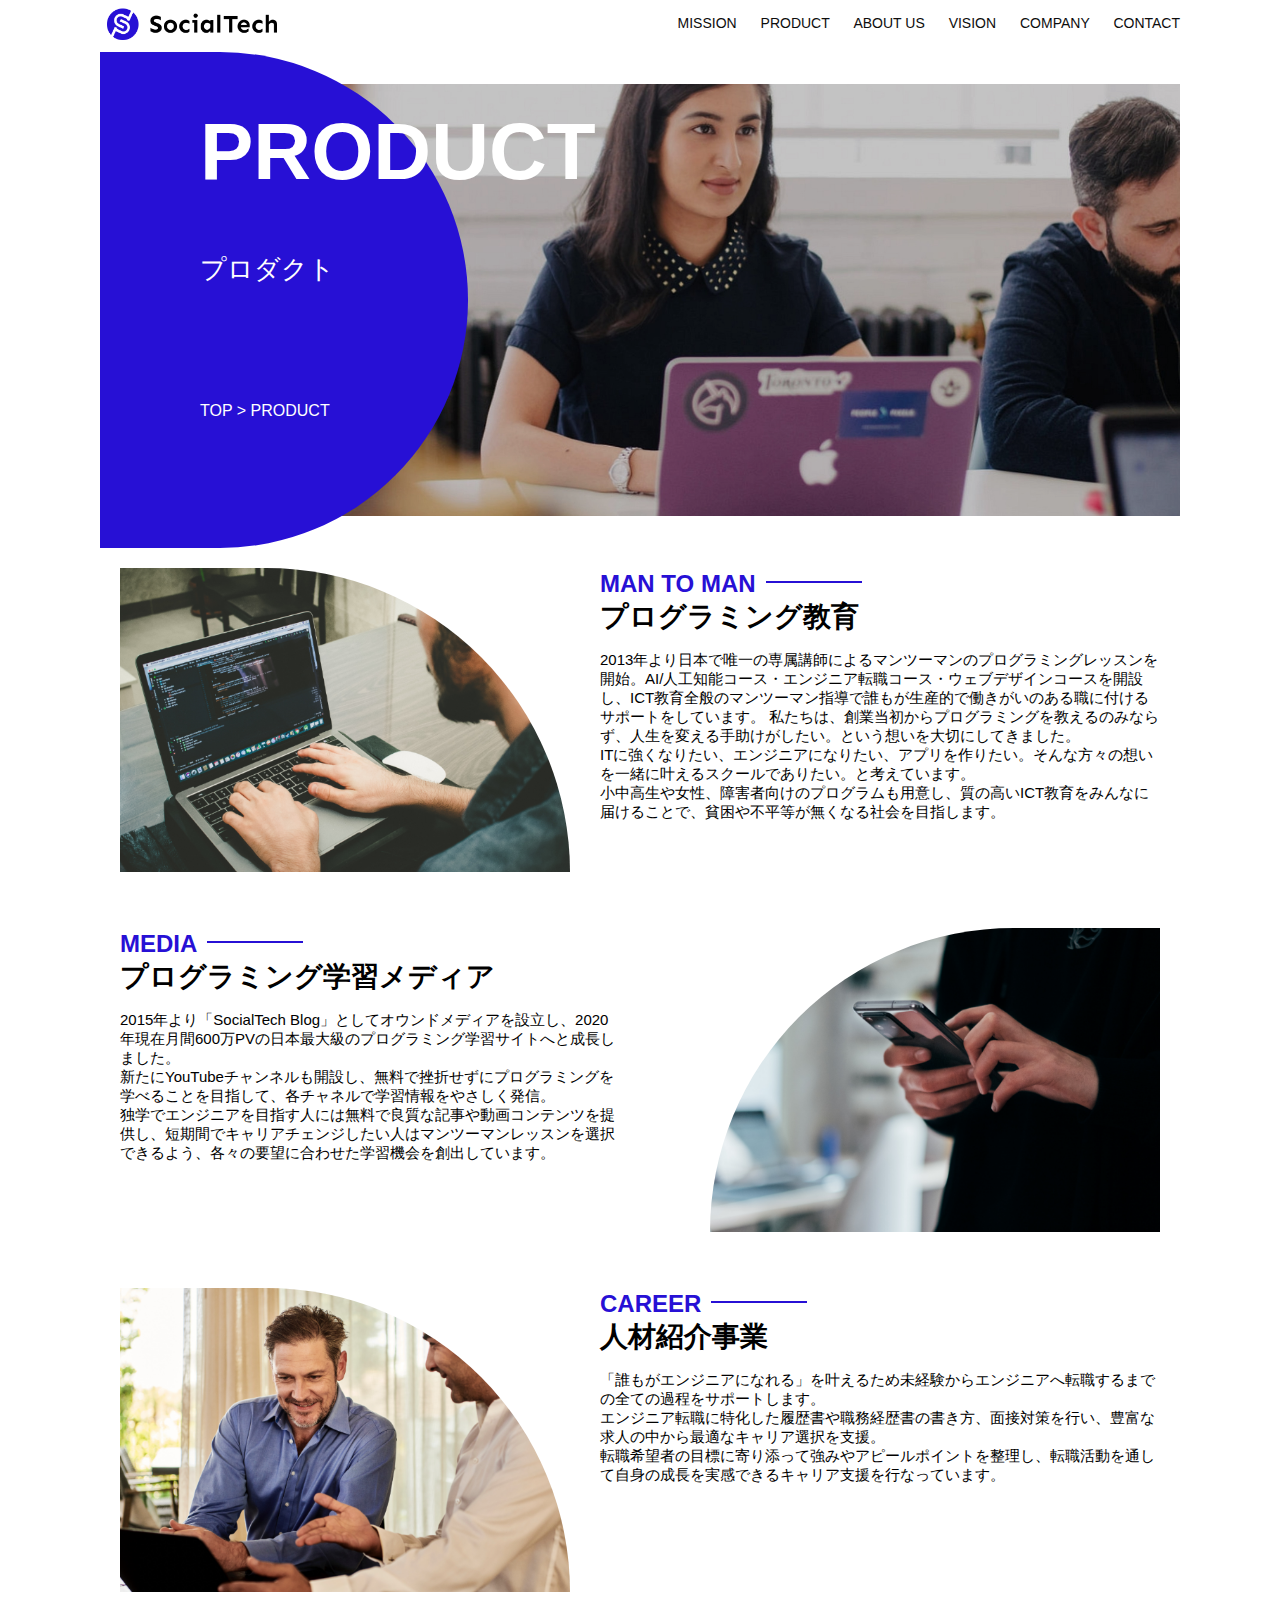
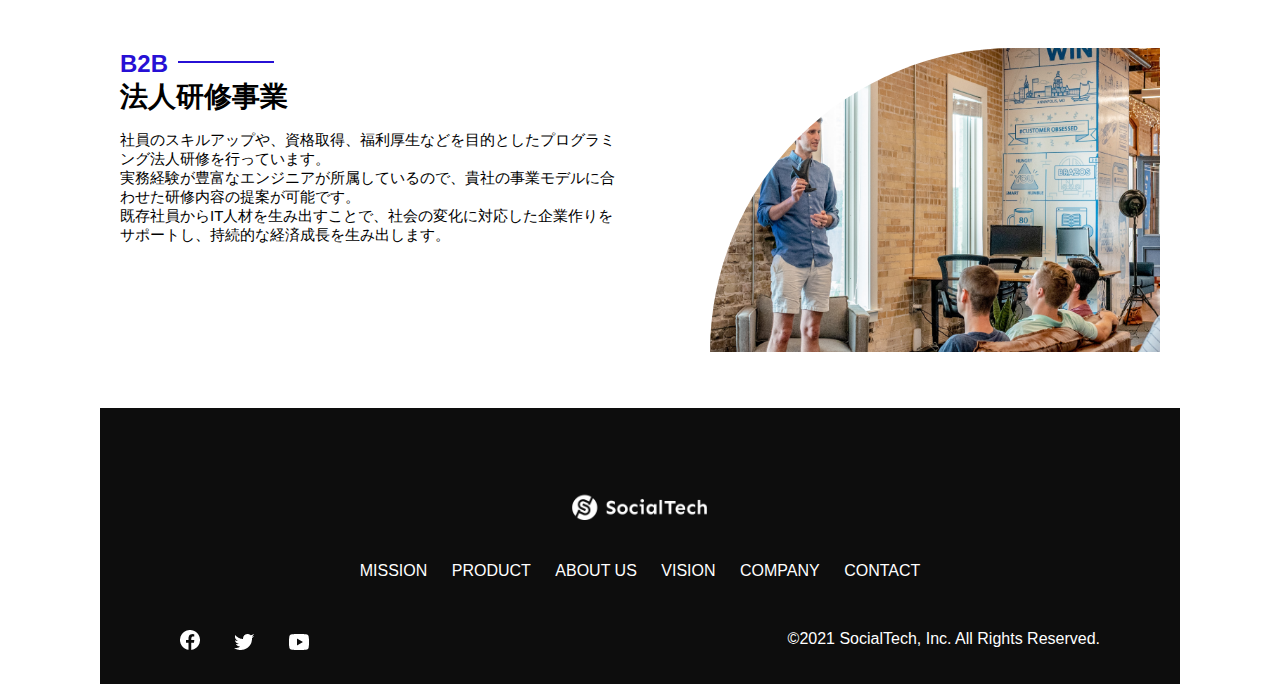
<file: product.html>
<!DOCTYPE html>
<html>
<head>
  <title>SocialTech -PRODUCT プロダクト-</title>
  <meta charset="UTF-8">
  <meta name="description" content="SocialTechの4つのプロダクトを紹介します">
  <meta name="viewport" content="width=device-width, initial-scale=1.0">
  <link rel="stylesheet" href="style.css">
</head>

<body>
  <!-- ヘッダー -->
  <header>
    <!-- ロゴ -->
    <a href="index.html" id="logo"><img src="images/logo.png" alt="トップページに戻る"></a>

    <!-- PC用ナビゲーション -->
    <nav id="nav-pc">
      <a href="mission.html">MISSION</a>
      <a href="product.html">PRODUCT</a>
      <a href="index.html#aboutus">ABOUT US</a>
      <a href="index.html#vision">VISION</a>
      <a href="index.html#company">COMPANY</a>
      <a href="index.html#contact">CONTACT</a>
    </nav>

    <!-- スマホ用メニューボタン -->
    <img id="menu-sp" src="images/button-menu.png" alt="ナビゲーションを開く" onclick="document.getElementById('nav-sp').style.display = 'block'">

    <!-- スマホ用ナビゲーション -->
    <nav id="nav-sp">
      <img id="close" src="images/button-close.png" alt="ナビゲーションを閉じる" onclick="document.getElementById('nav-sp').style.display = 'none'">
      <a id="logo-sp" href="index.html" onclick="document.getElementById('nav-sp').style.display = 'none'"><img
          src="images/logo-sp.png" alt="トップページに戻る"></a>
      <a class="menu" href="mission.html" onclick="document.getElementById('nav-sp').style.display = 'none'">MISSION</a>
      <a class="menu" href="product.html" onclick="document.getElementById('nav-sp').style.display = 'none'">PRODUCT</a>
      <a class="menu" href="index.html#aboutus" onclick="document.getElementById('nav-sp').style.display = 'none'">ABOUT
        US</a>
      <a class="menu" href="index.html#vision"
        onclick="document.getElementById('nav-sp').style.display = 'none'">VISION</a>
      <a class="menu" href="index.html#company"
        onclick="document.getElementById('nav-sp').style.display = 'none'">COMPANY</a>
      <a class="menu" href="index.html#contact"
        onclick="document.getElementById('nav-sp').style.display = 'none'">CONTACT</a>
      <div id="sns">
        <a href="https://www.facebook.com/sejuku2013"><img src="images/button-facebook.png" alt="Facebookのリンク"></a>
        <a href="https://twitter.com/samuraijuku"><img src="images/button-twitter.png" alt="Twitterのリンク"></a>
        <a href="https://www.youtube.com/channel/UCCFOQO5aDK0xXam4cUQXT8g"><img src="images/button-youtube.png" alt="YouTubeのリンク"></a>
      </div>
    </nav>
  </header>
  <main>
    <article>
        <section id="product-main">
            <div id="product-title">
                <h1>PRODUCT</h1>
                <span>プロダクト</span>
                <div>TOP > PRODUCT</div>
            </div>
        </section>
        <section class="product-section1">
            <img src="images/product/product-mantoman.png" alt="PCでコードを書く男性">
            <div>
              <h2 class="product-h2">MAN TO MAN</h2>
              <h3 class="product-h3">プログラミング教育</h3>
              <p>
                2013年より日本で唯一の専属講師によるマンツーマンのプログラミングレッスンを開始。AI/人工知能コース・エンジニア転職コース・ウェブデザインコースを開設し、ICT教育全般のマンツーマン指導で誰もが生産的で働きがいのある職に付けるサポートをしています。
                私たちは、創業当初からプログラミングを教えるのみならず、人生を変える手助けがしたい。という想いを大切にしてきました。<br>ITに強くなりたい、エンジニアになりたい、アプリを作りたい。そんな方々の想いを一緒に叶えるスクールでありたい。と考えています。<br>小中高生や女性、障害者向けのプログラムも用意し、質の高いICT教育をみんなに届けることで、貧困や不平等が無くなる社会を目指します。
              </p>
            </div>
          </section>
          <section class="product-section2">
            <div>
              <h2 class="product-h2">MEDIA</h2>
              <h3 class="product-h3">プログラミング学習メディア</h3>
              <p>2015年より「SocialTech
                Blog」としてオウンドメディアを設立し、2020年現在月間600万PVの日本最大級のプログラミング学習サイトへと成長しました。<br>新たにYouTubeチャンネルも開設し、無料で挫折せずにプログラミングを学べることを目指して、各チャネルで学習情報をやさしく発信。<br>独学でエンジニアを目指す人には無料で良質な記事や動画コンテンツを提供し、短期間でキャリアチェンジしたい人はマンツーマンレッスンを選択できるよう、各々の要望に合わせた学習機会を創出しています。
              </p>
            </div>
            <img src="images/product/product-media.png" alt="スマートフォンを操作する人">
          </section>
          <section class="product-section1">
            <img src="images/product/product-career.png" alt="笑顔で話し合う2人の男性">
            <div>
              <h2 class="product-h2">CAREER</h2>
              <h3 class="product-h3">人材紹介事業</h3>
              <p>
                「誰もがエンジニアになれる」を叶えるため未経験からエンジニアへ転職するまでの全ての過程をサポートします。<br>エンジニア転職に特化した履歴書や職務経歴書の書き方、面接対策を行い、豊富な求人の中から最適なキャリア選択を支援。<br>転職希望者の目標に寄り添って強みやアピールポイントを整理し、転職活動を通して自身の成長を実感できるキャリア支援を行なっています。<br>
              </p>
            </div>
          </section>
          <section class="product-section2">
            <div>
              <h2 class="product-h2">B2B</h2>
              <h3 class="product-h3">法人研修事業</h3>
              <p>
                社員のスキルアップや、資格取得、福利厚生などを目的としたプログラミング法人研修を行っています。<br>実務経験が豊富なエンジニアが所属しているので、貴社の事業モデルに合わせた研修内容の提案が可能です。<br>既存社員からIT人材を生み出すことで、社会の変化に対応した企業作りをサポートし、持続的な経済成長を生み出します。
              </p>
            </div>
            <img src="images/product/product-b2b.png" alt="講演中の男性とそれを聴く人々">
          </section>
    </article>
    <footer>
      <div id="footer-logo">
        <img src="images/logo-sp.png" alt="SocialTech">
      </div>
      <div id="footer-link">
        <a href="mission.html">MISSION</a>
        <a href="product.html">PRODUCT</a>
        <a href="index.html#aboutus">ABOUT US</a>
        <a href="index.html#vision">VISION</a>
        <a href="index.html#company">COMPANY</a>
        <a href="index.html#contact">CONTACT</a>
      </div>
      <div id="sns-footer">
        <a href="https://www.facebook.com/sejuku2013"><img src="images/button-facebook.png" alt="Facebookのリンク"></a>
        <a href="https://twitter.com/samuraijuku"><img src="images/button-twitter.png" alt="Twitterのリンク"></a>
        <a href="https://www.youtube.com/channel/UCCFOQO5aDK0xXam4cUQXT8g"><img src="images/button-youtube.png" alt="YouTubeのリンク"></a>
        <span id="copyright">&copy;2021 SocialTech, Inc. All Rights Reserved. </span>
      </div>
    </footer>
  </main>
</body>

</html>
</file>
<file: style.css>
/* PC、スマホ共通スタイル */
body {
    font-family: "source Sans Pro","Hiragino Kaku Gothic ProN",Meiryo,Arial,sans-serif;
}
p {
    font-size:  15px;
}

/*＝＝＝＝＝＝＝＝＝＝＝＝
 PC用のスタイル  
 ＝＝＝＝＝＝＝＝＝＝＝＝*/
 @media screen and (min-width: 768px) {
 /*  横幅設定 */
 body {
    max-width: 1080px;
    min-width: 960px;
    margin: 0 auto 0 auto;
 }
/* ヘッダー */
 header {
    display:flex;
    justify-content: space-between;
 }

 /* ナビゲーションのレイアウト */
 #nav-pc {
    text-align:  right;
    font-size: 14px;
    padding-top: 15px;
 }

 /* ナビゲーションリンクの装飾設定 */
 #nav-pc >a {
    text-decoration: none;
    margin-left: 20px;
 }
 #nav-pc > a:link {
    color:#0d0d0d;
 }
 #nav-pc > a:visited {
    color: #0d0d0d;
 }
 #nav-pc > a:hover {
    color:#0d0d0d;
    text-decoration: underline;
 }
 #nav-pc > a:active {
    color: #0d0d0d;
 }

/*　スマホ用ナビの非表示  */
#nav-sp,
#menu-sp {
    display: none;
}


 /* メインビジュアル */
 #main-visual {
    position: relative;
    height: 400px;
 }
 #main-message {
    position: absolute;
    top: 0;
    left: 0;
    background-color: #2710d5;
    color: #ffffff;
    border-radius: 0 0 476px 0;
    max-width: 620px;
    height: 100%;
    width: 100%;
    z-index: 11;
 }
 
 #main-message > h1 {
    font-size: 60px;
    font-weight: bold;
    margin: 100px 0 0 50px;
 }
 #main-message > p {
    font-size: 28px;
    margin: 0 0 0 50px;
 }

 #main-visual > img {
    max-width: 620px;
    border-radius: 476px 0 0 0;
    position: absolute;
    top: 0;
    right: 0;
    z-index: 10;
 }

 /* 見出し */
 h2 {
    margin: 40px 0 0 0;
 }

 h2::after {
    content: url(images/line.png);
    margin-left:  10px;
 }

 h3 {
    font-size: 27px;
 }

 /* ミッション */
 #mission {
    margin: 80px auto 80px auto;
    width: 100%;
 }

 #mission-flex {
    width: 100%;
    display: flex;
 }

 #mission-flex > div {
    width: 50%;
    margin: 20px;
 }

 #mission-photo {
    width: 100%;
 }

 #s2dgs {
    margin-top: 50px;
    width: 100%;
 }

 /* プロダクト */
 #product {
    background-color: #fafafa;
    width: 100%;
    margin: 80px o 80px 0;
    padding: 10px 40px 0px 40px;
 }

 /* 外枠 */
 #product > div {
    margin-top: 40px;
    display: flex;
 }

 /* 左のカラム */
 #product-left {
    width: 50%;
    margin-right: 20px;
 }

 /* 右のカラム */
 #product-right {
    width: 50%;
    margin-left: 20px;
    margin-top: 80px;
 }

 /* 画像＋説明の枠 */
 #product-left > div {
    position: relative;
    height: 480px;
    margin-right: 20px;
 }
#product-right > div {
    position: relative;
    height: 480px;
    margin-left: 20px;
}

/* 説明文の枠 */
.product-explain {
    background-color: #ffffff;
    position: absolute;
    left: 0;
    top: 280px;
    margin: 0 40px 0 40px;
    padding: 20px;
    box-shadow: 5px 5px 10px rgba(0, 0, 0, 0.05);
  }
  
  /* 説明文の英語 */
  .product-explain > span {
    color: #2710d5;
    font-weight: bold;
    font-size: 16px;
    margin: 0;
  }
  
  /* 説明文の見出し */
  .product-explain > h3 {
    font-size: 20px;
    margin: 5px 0 5px 0;
  }
  
  /* 説明文 */
  .product-explain > p {
    font-size: 14px;
    margin: 0;
  }
  
  /* 「もっとみる」ボタン */
  #product-more {
    margin: 0 auto -42px auto;
  }

  /* ABOUT US */
  #aboutus > div {
    margin: 80px auto 80px auto;
  }

  /* 3つの組織文化と画像を入れる枠 */
  #aboutus > div {
    display: flex;
  }

  /* 画像 */
  .culture-img {
    width: 100%;
    align-self: flex-start;
  }

  .culture-img2 {
    margin-top: 50px;
    width: 100%;
  }

  /* 3つの組織文化の表 */
  .culture-table {
    max-width: 500px;
    margin-right: 50px;
  }

  /* 番号 */
  .culture-num {
    font-size: 80px;
    color: #2710d5;
    margin: 0 20px 0 0;
  }

  /* 組織文化英語 */
  .culture-en {
    color: #2710d5;
    font-weight: bold;
    font-size: 24px;
    display: block;
  }

  /* 組織文化日本語 */
  .culture-jp {
    font-size: 28px;
    font-weight: bold;
  }

  /* 説明文 */
  .culture-description {
    margin: 0;
  }

  /* ビジョン */
  #vision {
    margin: 80px auto 80px auto;
  }

  /* セクション内の外枠 */
  #vision > div {
    width: 100%;
    display: flex;
    justify-content: space-between;
    flex-wrap: wrap;
  }

  /* 7つの行動指針の枠 */
  .vision-box {
    width: 300px;
    height: 300px;
    margin-bottom: 30px;
    position: relative;
  }

  .vision-box > img {
    width: 100%;
    height: auto;
    position: absolute;
    top: 0;
    left: 0;
    z-index: 30;
  }

  .vision-box > span {
    position: absolute;
    top: 0;
    left: 0;
    z-index: 31;
    margin-right: 20px;
  }

  .vision-box > span > h4 {
    color: #2710d5;
    font-size: 19px;
    margin: 80px 0 0 0;
  }

  .vision-box > span >h4::first-letter {
    font-size: 40px;
  }

  .vision-box > span >h5 {
    font-size: 20px;
    margin: 0 0 0 0;
  }

  .vision-box > span > p {
    margin: 10px 0 0 0;
  }

  /* 会社概要 */
  #company {
    margin: 80px auto 80px auto;
  }

  #company-table {
    width: 100%;
  }
 
  .tableheader {
    text-align: left;
    padding: 20px;
    border-bottom-color: #2710d5;
    border-bottom-width: 1px;
    border-bottom-style: solid;
    width: 100px;
  }
 
  .tableheader-first {
    text-align: left;
    padding: 20px;
    border-bottom-color: #2710d5;
    border-bottom-width: 1px;
    border-bottom-style: solid;
    border-top-color: #2710d5;
    border-top-width: 1px;
    border-top-style: solid;
    width: 100px;
  }
 
  .cell {
    padding: 30px;
    border-bottom-color: #ececec;
    border-bottom-width: 1px;
    border-bottom-style: solid;
  }
 
  .cell-first {
    padding: 30px;
    border-bottom-color: #ececec;
    border-bottom-width: 1px;
    border-bottom-style: solid;
    border-top-color: #ececec;
    border-top-width: 1px;
    border-top-style: solid;
  }

  #company > iframe {
    width: 100%;
    height: 368px;
    margin-top: 40px;
  }

 /* お問い合わせ */
 #contact {
    margin: 80px auto 80px auto;
  }
  
  /* 外枠 */
  #contact > form > div {
    display: flex;
    flex-direction: row;
    flex-wrap: wrap;
    padding-bottom: 30px;
  }

  /* 左列の見出し */
  .contact-heading {
    width: 240px;
    align-self: center;
  }
  /* 見出しのラベル */
  .contact-label {
    font-weight: bold;
  }
  /* 必須 */
  .contact-span {
    color: #ce2222;
    margin: 0 0 0 20px;
    font-weight: bold;
  }

  /* テキストボックス */
  .contact-textbox {
    border-top: 0;
    border-left: 0;
    border-right: 0;
    border-bottom-width: 1;
    border-bottom-color: #707070;
    border-bottom-style: solid;
    background-color: #fafafa;
    width: 400px;
    height: 56px;
  }

  /* お問い合わせ内容のテキストエリア */
  .contact-textarea {
    border-top: 0;
    border-left: 0;
    border-right: 0;
    border-bottom-width: 1px;
    border-bottom-color: #707070;
    border-bottom-style: solid;
    background-color: #fafafa;
    width: 400px;
    height: 200px;
  }

  /* 個人情報の取り扱い */
  details {
    width: 700px;
  }
  details > div {
    background-color: #fafafa;
    padding: 20px;
  }

  details > div > span {
    font-weight: bold;
  }

  /* フッター */
  footer {
    background-color: #0d0d0d;
    text-align: center;
    padding: 80px 80px 30px 80px;
  }

  #footer-logo {
    margin-bottom: 30px;
  }

  #footer-link {
    margin-bottom:  50px;
  }
  #footer-link > a {
    text-decoration: none;
    margin: 10px;
  }
  #footer-link > a:link {
    color: #ffffff;
  }
  #footer-link > a:visited {
    color: #ffffff;
  }
  #footer-link > a:hover {
    color:#ffffff;
    text-decoration: underline;
  }
  #footer-link > a:active {
    color: #ffffff;
  }

  #sns-footer {
    text-align: left;
    width: 100%;
  }

  #sns-footer > a {
    margin-right: 30px;
  }

  #copyright {
    color: #ffffff;
    float: right;
  }

  /* mission.html用のスタイル */
  /* ミッションのメインビジュアル */
#mission-main {
    height: 496px;
    width: 100%;
    background-image: url("images/mission/mission-main.png");
    background-repeat: no-repeat;
    background-position-y: center;
}
#mission-title {
    background-color: #2710d5;
    width: 368px;
    color: #ffffff;
    height: 496px;
    border-radius: 0 248px 248px 0;
    position: relative;
}
#mission-title > h1 {
    position: absolute;
    top: 0;
    left: 100px;
    font-size: 80px;
}

#mission-title > span {
    position: absolute;
    top: 200px;
    left: 100px;
    font-size: 26px;
}

#mission-title > div {
    position: absolute;
    top: 350px;
    left: 100px;
    font-size: 16px;
}

#mission-s2dgs {
    width: 100%;
    margin: 20px;
}

.mission-h2 {
    color: #2710d5;
    font-size: 40px;
}

.mission-h2::after {
    content: none;
}

#mission-5goals {
    margin: 20px;
    display: flex;
}

#mission-5goals > div {
    flex-grow: 1;
    padding: 20px;
}

#mission-5goals > div > div {
    margin-bottom: 40px;
}

.fivegoals-image-right {
    float: right;
    margin: 20px;
}

.fivegoals-image-left {
    float: left;
    margin: 20px;
}

.fivegoals-number {
    color: #2710d5;
    font-size: 48px;
    margin: 0;
}

.fivegoals-h3 {
    font-size: 24px;
    margin: 0;
}

.fivegoals-p {
    margin: 0;
}

/* プロダクトページ */
#product-main {
    height: 496px;
    width: 100%;
    background-image: url("images/product/product-main.png");
    background-repeat: no-repeat;
    background-position-y: center;
}
#product-title {
    background-color: #2710d5;
    width: 368px;
    color: #ffffff;
    height: 496px;
    border-radius: 0 248px 248px 0;
    position: relative;
}
#product-title > h1 {
    position: absolute;
    top: 0;
    left: 100px;
    font-size: 80px;
}

#product-title > span {
    position: absolute;
    top: 200px;
    left: 100px;
    font-size: 26px;
}

#product-title > div {
    position: absolute;
    top: 350px;
    left: 100px;
    font-size: 16px;
}

/* セクション1 */
.product-section1 {
    position: relative;
    margin: 20px;
    height: 340px;
}

.product-section1 > img {
    position: absolute;
    top: 0;
    left: 0;
    width: 450px;
    margin: 0 40px 30px 0;
    border-radius: 0 432px 0 0;
}
.product-section1 > div {
    position: absolute;
    top: 0;
    left: 480px;
}

/* セクション2 */
.product-section2 {
    position: relative;
    margin: 20px;
    height: 340px;
}

.product-section2 > img {
    position: absolute;
    top: 0;
    right: 0;
    width: 450px;
    margin: 0 0 30px 40px;
    border-radius: 432px 0 0 0;
}

.product-section2 > div {
    width: 500px;
    position: absolute;
    top: 0;
    left: 0;
}

.product-h2 {
    color: #2710d5;
    font-size: 24px;
    margin: 0;
}

.product-h3 {
    font-size: 28px;
    margin: 0;
}

 }

/*====================
スマートフォン用のスタイル
=====================*/
@media screen and (max-width: 767px) {
    body {
      min-width: 375px;
      margin: 0;
    }
  
    /* PC用ナビゲーション非表示 */
    #nav-pc {
      display: none;
    }
  
    /* ハンバーガーメニュー */
    #menu-sp {
      float: right;
      padding: 0;
    }

    /* スマホ用ナビゲーションの表示切替 */
    /* 初期状態、レイアウトと非表示設定 */
    #nav-sp {
        background-color: #2710d5;
        position: absolute;
        left: 0;
        top: 0;
        height: 100%;
        width: 100%;
        display: none;
        z-index: 100;
    }

    /* ×ボタン */
    #close {
        position: absolute;
        top: 20px;
        right: 20px;
    }

    /* ナビゲーションメニュー用ロゴ */
    #logo-sp {
        margin: 80px 0 30px 20px;
    }

    /* ナビゲーションのリンクの装飾設定 */
    #nav-sp > a {
        display: block;
    }
    #nav-sp > a:link {
        color: #ffffff;
    }
    #nav-sp > a:visited {
        color: #ffffff;
    }
    #nav-sp > a:hover {
        color: #ffffff;
        text-decoration: underline;
    }
    #nav-sp > a:active {
        color: #ffffff;
    }
    #nav-sp > .menu {
        text-decoration: none;
        display: block;
        margin: 0 20px 0 20px;
        height: 44px;
        font-size:  16px;
        background-image: url("images/arrow.png");
        background-repeat: no-repeat;
        background-position: right top;
    }
    #sns {
        position: absolute;
        bottom: 20px;
        left: 20px;
    }
    #sns > a {
        margin-right: 30px;
    }


 /* メインビジュアル */
 #main-visual {
    position: relative;
    height: 470px;
    width: 100%;
    overflow: hidden;
 }
 #main-visual > div {
    position: absolute;
    top: 0;
    left: 0;
    background-color: #2710d5;
    color: white;
    border-radius: 0 0 476px 0;
    text-align: center;
    height: 280px;
    width: 100%;
    z-index: 11;
 }
 #main-visual > div >h1 {
    font-size: 29px;
    margin: 90px 0 0 0;
 }

 #main-visual > div > p {
    margin: 0;
 }

 #main-visual > img {
    width: 100%;
    border-radius: 476px 0 0 0;
    z-index: 10;
    position: absolute;
    bottom: 0;
    right: 0;
 }
 /* 見出し */
 h2::after {
    content: url("images/line.png");
    margin-left: 10px;
 }

 h3 {
    font-size: 24px;
    margin: 10px 0 0 0;
 }

 /* ミッション */
 #mission {
    margin: 20px;
 }

 #mission-photo {
    width: 100%;
 }

 #s2dgs {
    width: 100%;
 }

 /* プロダクト */
 #product {
    background-color: #fafafa;
    padding-top: 10px;
 }

 #product h2 {
    margin-left: 20px;
 }
 /* 外枠 */
 /* 左右のカラム スマホでは横並び */
 #product-left,
 #product-right {
    margin-right: 20px;
    margin-left: 20px;
 }

 /* 画像＋説明の枠 */
 #product-left > div,
 #product-right > div {
    position: relative;
    height: 540px;
 }

 /* 説明文の枠 */
 .product-explain {
    background-color: #ffffff;
    position: absolute;
    left: 0;
    bottom: 50px;
    padding: 20px;
    box-shadow: 5px 5px 10px rgba(0, 0, 0, 0.05);
 }

 .product-explain > span {
    color: #2710d5;
    font-weight: bold;
    font-size: 16px;
    margin: 0;
 }

 .product-explain > h3 {
    margin: 10px 0 10px 0;
 }

 /* 画像 */
 .product-photo {
    width: 100%;
 }

 #product-more > img {
    margin: 0 0 -42px 20px;
 }

 /* ABOUT US */
 #aboutus {
    margin: 80px 20px 80px 20px;
 }

 #aboutus > div {
    display: flex;
    flex-direction: column;
 }

 .culture-table {
    width: 100%;
    padding-right: 20px;
    order: 2;
 }
 .culture-img {
    width: 100%;
    order: 1;
 }

 .culture-img2 {
    width: 100%;
 }

 .culture-num {
    font-size: 80px;
    color: #2710d5;
 }

 .culture-en {
    color: #2710d5;
    font-weight: bold;
    font-size: 24px;
    display: block;
 }

 .culture-jp {
    display: block;
 }

 .culture-description {
    margin: 0;
 }

 /* ビジョン */
 #vision {
    margin: 80px 20px 80px 20px;
 }

 .vision-box {
    width: 300px;
    height: 300px;
    margin-bottom: 30px;
    position: relative;
 }

 .vision-box > img {
    width: 100%;
    height: auto;
    position: absolute;
    top: 0;
    left: 0;
    z-index: 30;
 }

 .vision-box > span {
    position: absolute;
    top: 0;
    left: 0;
    z-index: 31;
    margin-right: 20px;
 }

 .vision-box > span > h4 {
    color: #2710d5;
    font-size: 19px;
    margin: 60px 0 0 0;
 }

 .vision-box > span > h5 {
    font-size: 20px;
    margin: 0 0 0 0;
 }

 .vision-box > span > p {
    margin: 10px 0 0 0;
 }

 /* 会社概要 */
 #company {
    margin: 0 20px 0 20px;
 }

 #company > h3 {
    margin-bottom: 20px;
 }

 #company > table {
    width: 100%;
 }

 .tebleheader-first {
    text-align: left;
    padding: 20px;
    border-bottom-color: #2710d5;
    border-bottom-width: 1px;
    border-bottom-style: solid;
    border-top-color: #2710d5;
    border-top-width: 1px;
    border-top-style: solid;
    width: 50px;
 }
 .tableheader {
    text-align: left;
    padding: 20px;
    border-bottom-color: #2710d5;
    border-bottom-width: 1px;
    border-bottom-style: solid;
    width: 50px;
 }
 .cell {
    padding: 20px;
    border-bottom-color: #ececec;
    border-bottom-width: 1px;
    border-bottom-style: solid;
 }
 .cell-first {
    padding: 20px;
     border-bottom-color: #ececec;
     border-bottom-width: 1px;
     border-bottom-style: solid;
     border-top-color: #ececec;
     border-top-width: 1px;
     border-top-style: solid;
 }

 #company > iframe {
    width: 100%;
    height: 240px;
    margin: 40px 0 0 0;
 }

 /* お問い合わせ */
 #contact {
    margin: 80px 20px 80px 20px;
 }

 #contact > h3 {
    margin-bottom: 20px;
 }

 #contact > form > div {
    margin-bottom: 20px;
 } 

 #contact-heading {
    margin-bottom: 20px;
 }

 /* ラベル */
 .contact-label {
    font-weight: bold;
 }

 /* 必須 */
 .contact-span {
    color: #ce2222;
    margin: 0 0 0 20px;
    font-weight: bold;
 }
 .contact-textbox {
    height: 56px;
    border-top: 0;
    border-left: 0;
    border-right: 0;
    background-color: #fafafa;
    border-bottom-color: #707070;
    border-bottom-width: 1px;
    border-style: solid;
    min-width: 300px;
    width: 100%;
 }

 .contact-textarea {
    height: 150px;
    border-top: 0;
    border-left: 0;
    border-right: 0;
    background-color: #fafafa;
    width: 100%;
 }

 .radiobutton {
    margin-bottom: 20px;
 }

 .radiobutton + label::after {
    content:  "\A";
    white-space: pre;
 }

 /* フッター */
 footer {
    background-color: #0d0d0d;
    padding: 30px 20px 50px 20px;
 }

 #footer-logo {
    margin-bottom: 30px;
 }

 #footer-link {
    margin-bottom: 50px;
 }
 #footer-link > a {
    text-decoration: none;
    margin: 0 20px 30px 0;
    display: block;
    background-image: url("images/arrow.png");
    background-repeat: no-repeat;
    background-position: right top;
 }
 #footer-link > a:link {
    color: #ffffff;
 }
 #footer-link > a:visited {
    color: #ffffff;
 }
 #footer-link > a:hover {
    color: #ffffff;
    text-decoration: underline;
 }
 #footer-link > a:active {
    color: #ffffff;
 }

 #sns-footer > a {
    margin-right: 30px;
 }

 #copyright {
    font-size: 12px;
    display: block;
    margin-top: 30px;
    color: #ffffff;
 }

 /* mission.html用のスタイル */
 /* ミッションのメインビジュアル */
#mission-main {
    height: 256px;
    width: 100%;
    background-image: url("images/mission/mission-main.png");
    background-repeat: no-repeat;
    background-position-y: center;
    background-size: auto 208px;
}

#mission-title {
background-color: #2710d5;
width: 136px;
color: #ffffff;
height: 256px;
border-radius: 0 248px 248px 0;
position: relative;
}
#mission-title > h1 {
    position: absolute;
    top: 0;
    left: 20px;
    font-size: 40px;
}

#mission-title > span {
    position: absolute;
    top: 110px;
    left: 20x;
    font-size: 18px;
}

#mission-title > div {
    position: absolute;
    top: 180px;
    left: 20x;
    font-size: 13px;
}

/* ミッションページ　S2DGSの設定 */
#mission-s2dgs {
    margin: 20px;
}

.mission-h2 {
    color: #2710d5;
    font-size: 38px;
    margin: 0px;
}

.mission-h2::after {
    content: none;
}

#mission-s2dgs > img {
    width: 100%;
}

/* ミッションページ 5Goalsの設定 */
#mission-5goals {
    margin: 20px;
}

#mission-5goals > div >div {
    margin-bottom: 40px;
}
#s2dgs-image {
    width: 100%;
}
.fivegoals-image-right {
    margin: 20px auto 20px auto;
    display: block;
}

.fivegoals-image-left {
    margin: 20px auto 20px auto;
    display: block;
    }
.fivegoals-number {
    color: #2710d5;
    font-size: 48px;
    margin: 0;
}

.fivegoals-h3 {
    font-size: 28px;
    margin: 0;
}

.fivegoals-p {
    margin: 0;
}

/* プロダクトページ */
#product-main {
    height: 256px;
    width: 100%;
    background-image: url("images/product/product-main.png");
    background-repeat: no-repeat;
    background-position-y: center;
    background-size: auto 208px;
}
#product-title {
    background-color: #2710d5;
    width: 136px;
    color: #ffffff;
    height: 256px;
    border-radius: 0 248px 248px 0;
    position: relative;
}
#product-title > h1 {
position: absolute;
top: 0;
left: 20px;
font-size: 40px;
}
#product-title > span {
    position: absolute;
    top: 110px;
    left: 20px;
    font-size: 18px;
}
#product-title > div {
    position: absolute;
    top: 180px;
    left: 20px;
    font-size: 13px;
}

.product-section1 {
    margin: 20px;
}

.product-section1 > img {
    width: 100%;
    border-radius: 0 300px 0 0;
}

.product-section2 {
    margin: 20px;
    display: flex;
    flex-direction: column;
}

.product-section2 > img {
    order: 1;
    width: 100%;
    border-radius: 300px 0 0 0;
}

.product-section2 > div {
    order: 2;
}

.product-h2 {
    color: #2710d5;
    font-size: 24px;
    margin: 0;
}

.product-h3 {
    font-size: 28px;
    margin: 0;
}

}
</file>
